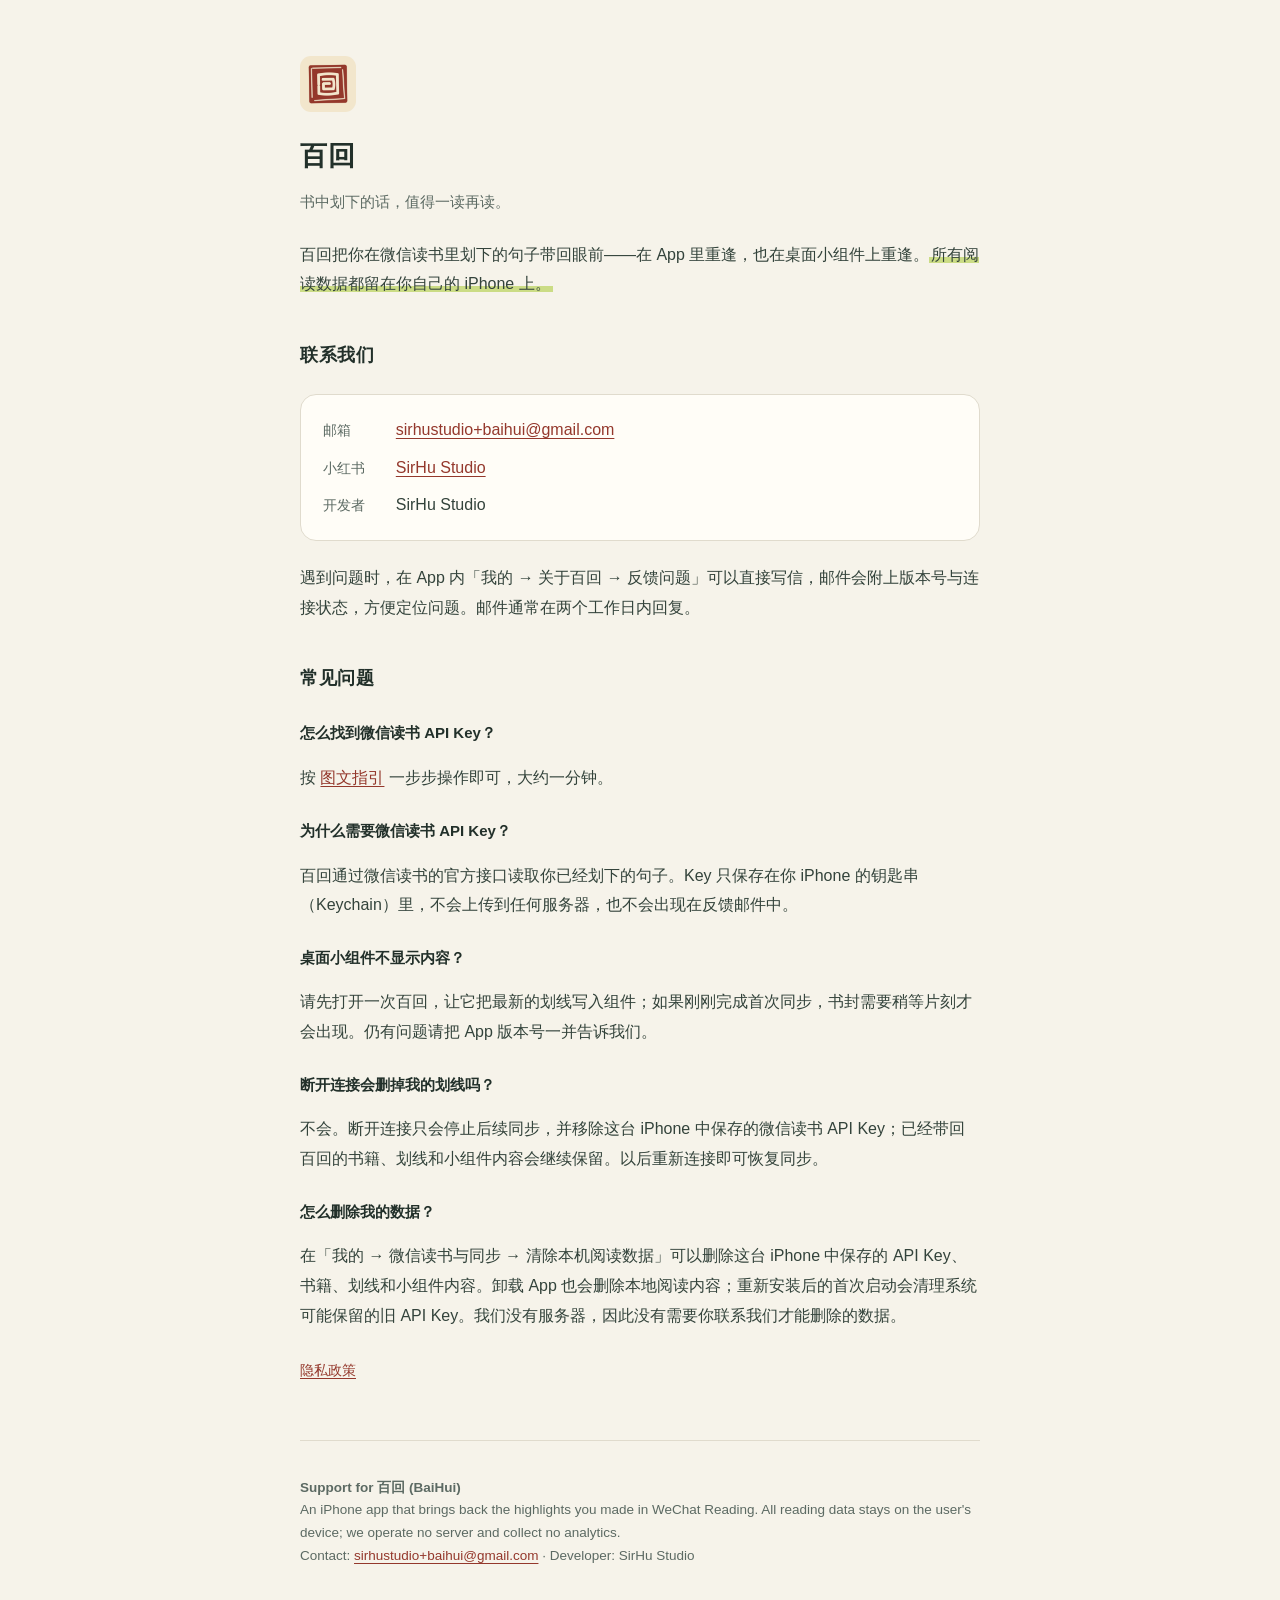
<file: index.html>
<!doctype html>
<html lang="zh-Hans">
<head>
<meta charset="utf-8">
<meta name="viewport" content="width=device-width,initial-scale=1">
<title>百回 · 支持</title>
<link rel="icon" href="favicon.png" sizes="32x32">
<link rel="icon" href="icon-192.png" sizes="192x192">
<link rel="apple-touch-icon" href="icon-180.png">
<meta name="theme-color" content="#f6f3ea" media="(prefers-color-scheme: light)">
<meta name="theme-color" content="#121614" media="(prefers-color-scheme: dark)">
<meta name="description" content="百回的支持页：联系方式与常见问题。">
<link rel="stylesheet" href="style.css?v=3">
</head>
<body>
<div class="wrap">
  <header>
    <img class="mark" src="icon-192.png" width="56" height="56" alt="百回">
    <h1>百回</h1>
    <p class="sub">书中划下的话，值得一读再读。</p>
  </header>

  <p>百回把你在微信读书里划下的句子带回眼前——在 App 里重逢，也在桌面小组件上重逢。<span class="hl">所有阅读数据都留在你自己的 iPhone 上。</span></p>

  <h2>联系我们</h2>
  <div class="card">
    <p><span class="k">邮箱</span><a href="mailto:sirhustudio+baihui@gmail.com">sirhustudio+baihui@gmail.com</a></p>
    <p><span class="k">小红书</span><a href="https://www.xiaohongshu.com/user/profile/60ce042a0000000001008dc3">SirHu Studio</a></p>
    <p><span class="k">开发者</span>SirHu Studio</p>
  </div>
  <p>遇到问题时，在 App 内「我的 → 关于百回 → 反馈问题」可以直接写信，邮件会附上版本号与连接状态，方便定位问题。邮件通常在两个工作日内回复。</p>

  <h2>常见问题</h2>

  <h3>怎么找到微信读书 API Key？</h3>
  <p>按 <a href="guide.html">图文指引</a> 一步步操作即可，大约一分钟。</p>

  <h3>为什么需要微信读书 API Key？</h3>
  <p>百回通过微信读书的官方接口读取你已经划下的句子。Key 只保存在你 iPhone 的钥匙串（Keychain）里，不会上传到任何服务器，也不会出现在反馈邮件中。</p>

  <h3>桌面小组件不显示内容？</h3>
  <p>请先打开一次百回，让它把最新的划线写入组件；如果刚刚完成首次同步，书封需要稍等片刻才会出现。仍有问题请把 App 版本号一并告诉我们。</p>

  <h3>断开连接会删掉我的划线吗？</h3>
  <p>不会。断开连接只会停止后续同步，并移除这台 iPhone 中保存的微信读书 API Key；已经带回百回的书籍、划线和小组件内容会继续保留。以后重新连接即可恢复同步。</p>

  <h3>怎么删除我的数据？</h3>
  <p>在「我的 → 微信读书与同步 → 清除本机阅读数据」可以删除这台 iPhone 中保存的 API Key、书籍、划线和小组件内容。卸载 App 也会删除本地阅读内容；重新安装后的首次启动会清理系统可能保留的旧 API Key。我们没有服务器，因此没有需要你联系我们才能删除的数据。</p>

  <nav><a href="privacy.html">隐私政策</a></nav>

  <footer>
    <p class="en">
      <strong>Support for 百回 (BaiHui)</strong><br>
      An iPhone app that brings back the highlights you made in WeChat Reading. All reading data stays on the user's device; we operate no server and collect no analytics.<br>
      Contact: <a href="mailto:sirhustudio+baihui@gmail.com">sirhustudio+baihui@gmail.com</a> · Developer: SirHu Studio
    </p>
  </footer>
</div>
</body>
</html>
</file>
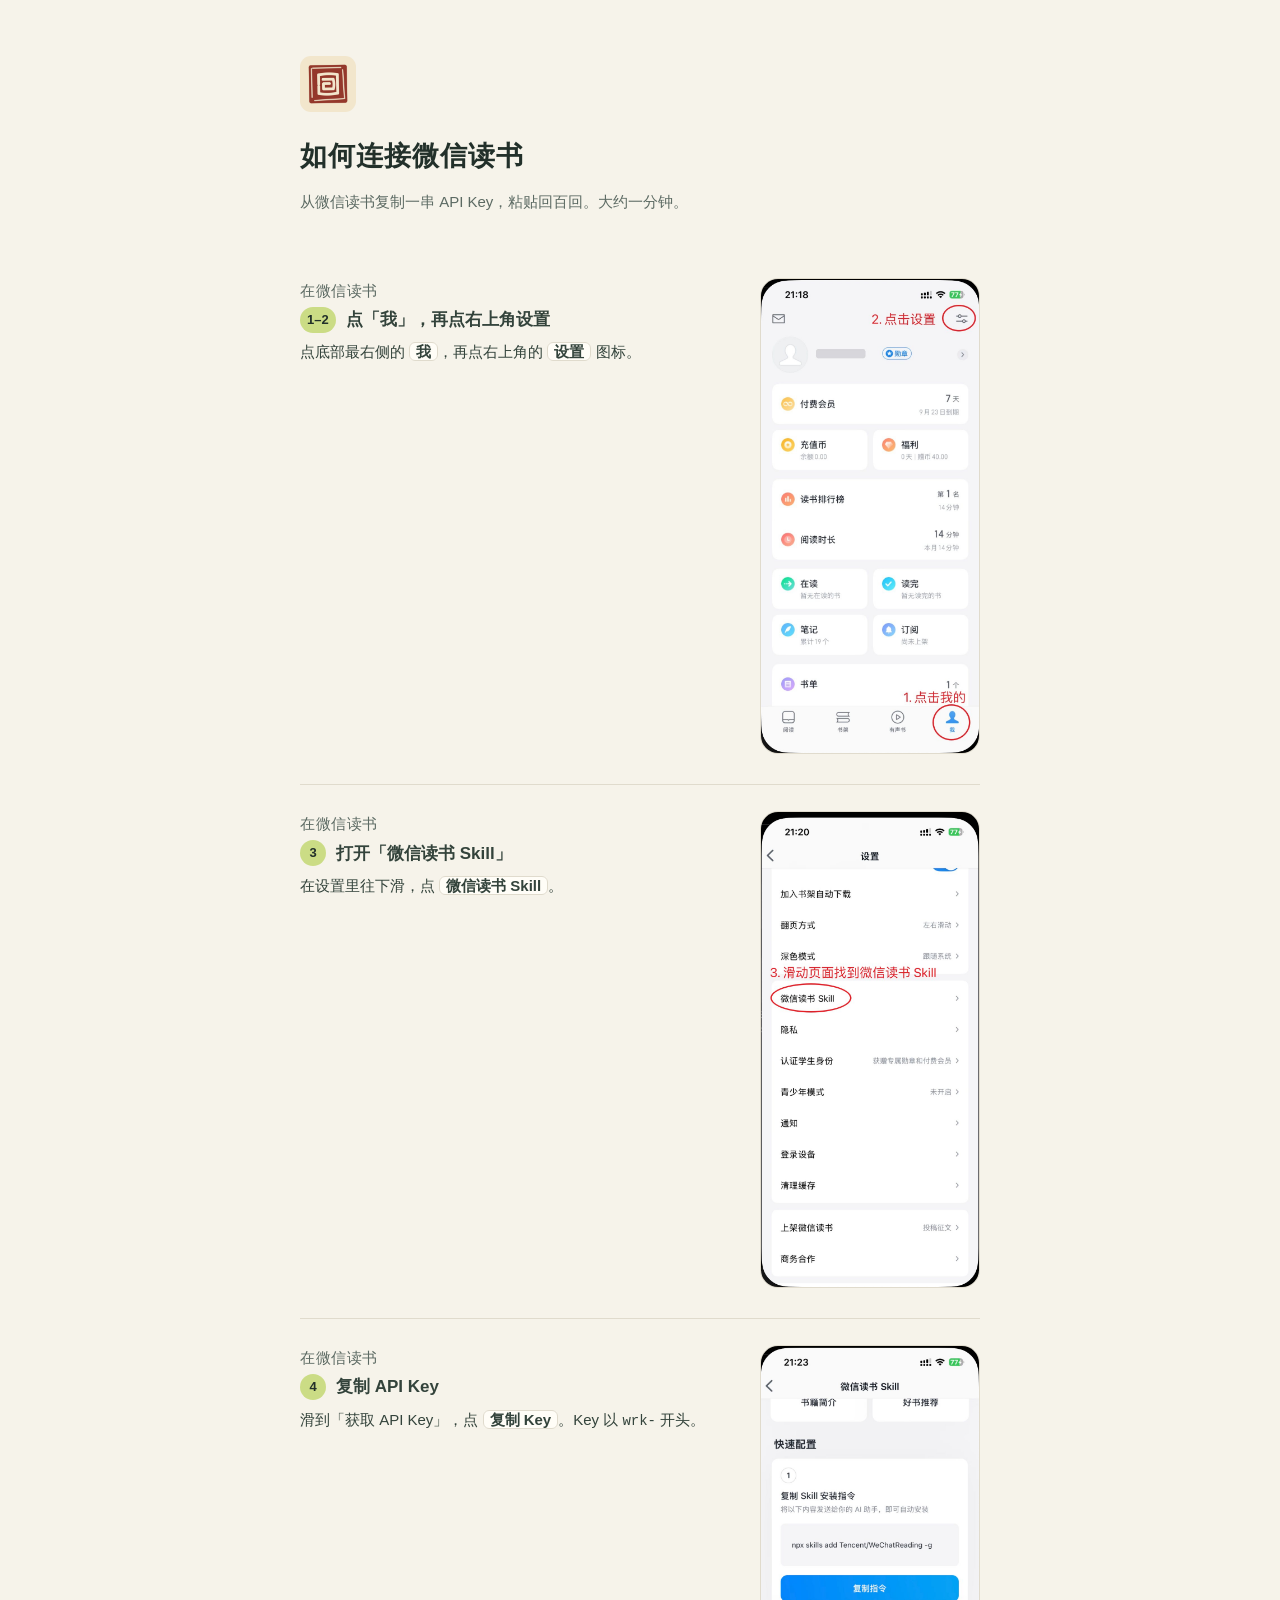
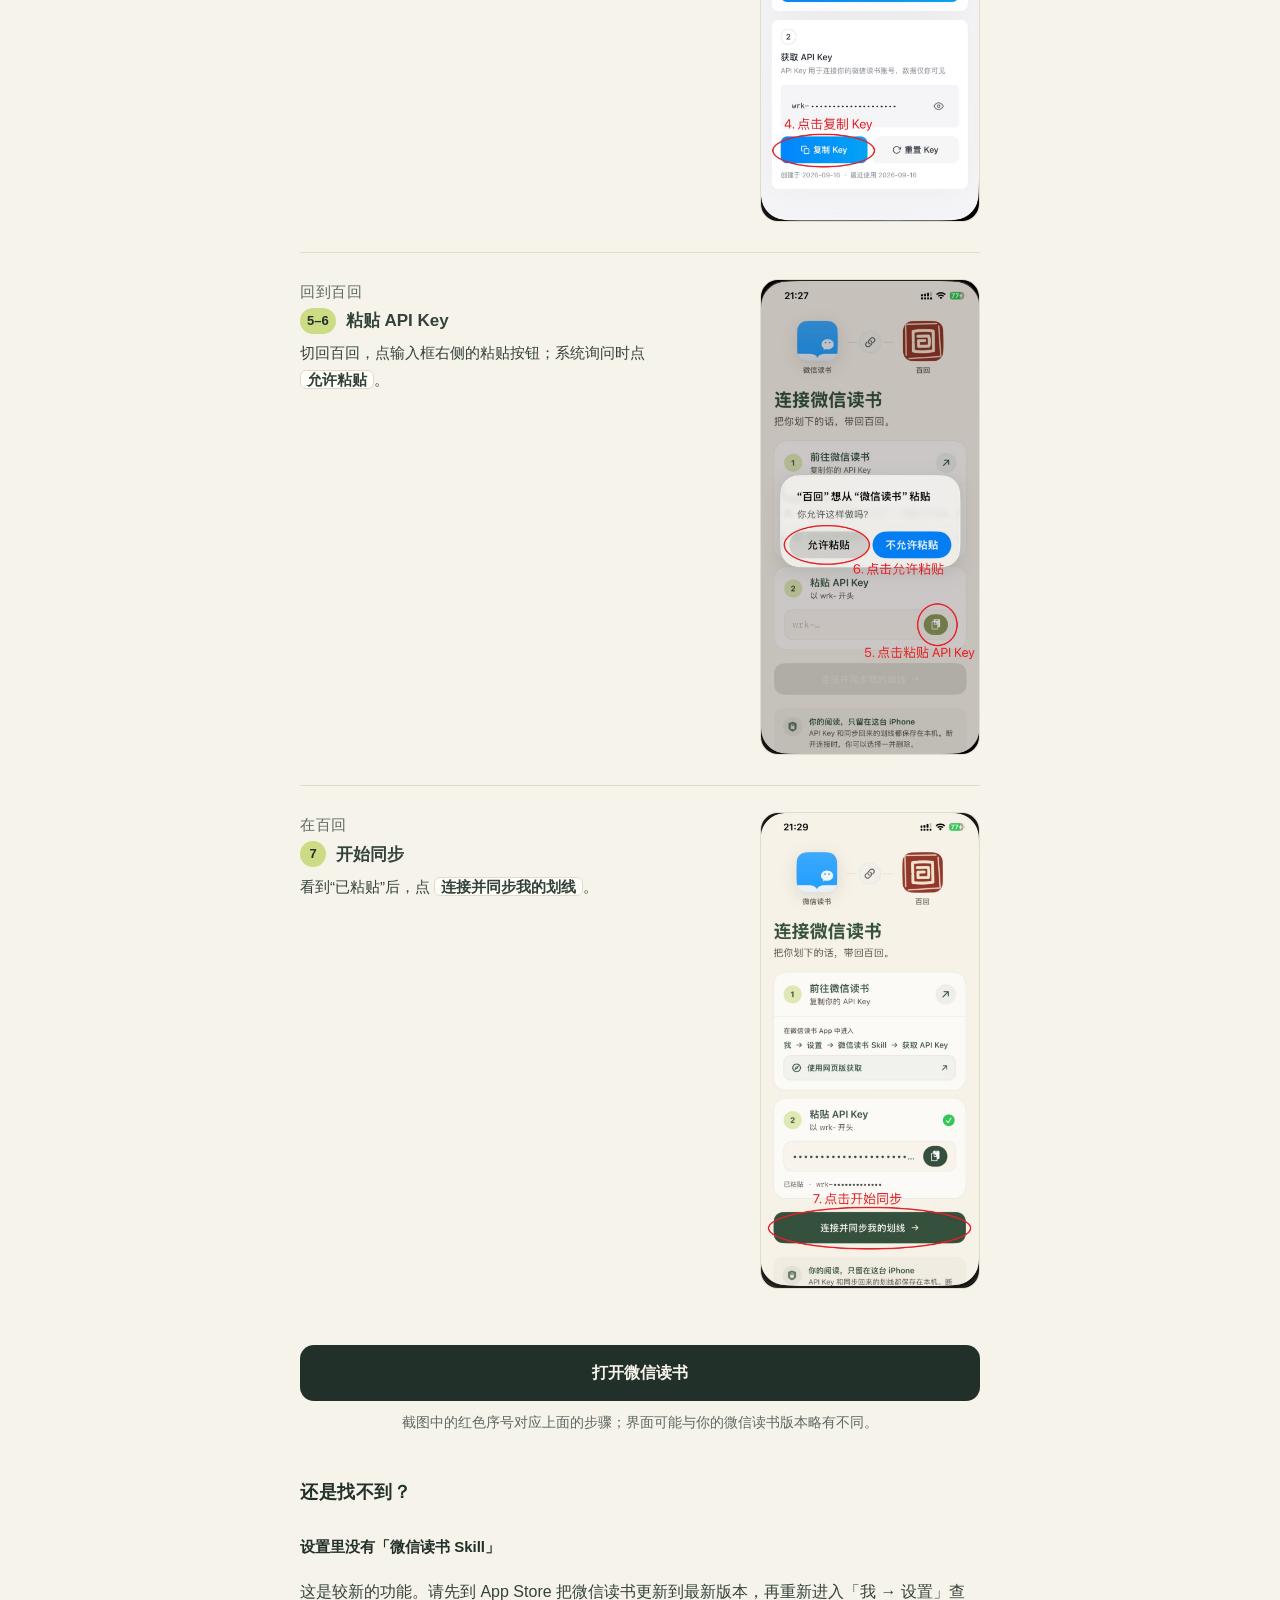
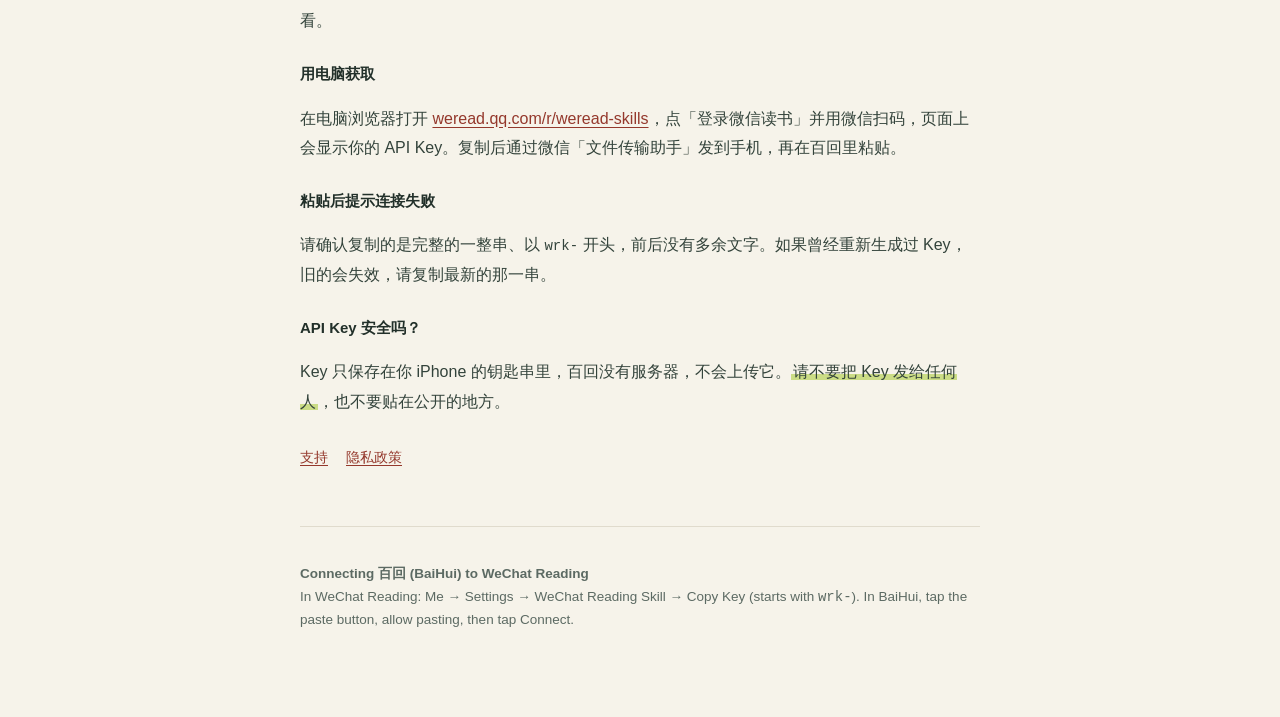
<file: guide.html>
<!doctype html>
<html lang="zh-Hans">
<head>
<meta charset="utf-8">
<meta name="viewport" content="width=device-width,initial-scale=1">
<title>百回 · 如何连接微信读书</title>
<link rel="icon" href="favicon.png" sizes="32x32">
<link rel="icon" href="icon-192.png" sizes="192x192">
<link rel="apple-touch-icon" href="icon-180.png">
<meta name="theme-color" content="#f6f3ea" media="(prefers-color-scheme: light)">
<meta name="theme-color" content="#121614" media="(prefers-color-scheme: dark)">
<meta name="description" content="从微信读书复制 API Key，粘贴到百回完成连接的图文步骤。">
<link rel="stylesheet" href="style.css?v=3">
<style>
  /* 截图槽位：把真机截图放到 images/guide/step-N.png 即自动显示；
     文件缺失时显示占位框，页面结构不用改。 */
  .steps{list-style:none;padding:0;margin:28px 0 0}
  /* 手机上文字在上、截图在下：并排时截图只有 130pt 宽，真机截图里的字根本看不清，
     且文字被纵向居中到高截图中间，步骤之间留出大片空白。 */
  .step{display:grid;grid-template-columns:1fr;gap:14px;padding:26px 0;border-top:1px solid var(--line)}
  .step:first-child{border-top:0}
  .step h3{margin:0 0 4px;font-size:17px;display:flex;align-items:center;gap:10px}
  /* 序号取自 data-n，与截图上的红色标注一一对应；一张图含两步时显示“1–2”。 */
  .step h3::before{content:attr(data-n);flex:none;
    min-width:26px;height:26px;padding:0 7px;box-sizing:border-box;border-radius:13px;background:var(--marker);color:#22302a;
    font:600 13px/26px -apple-system,sans-serif;text-align:center}
  .step p{margin:0;font-size:15px;line-height:1.75}
  .app{font-size:12px;color:var(--ink-2);letter-spacing:.5px;margin:0 0 4px}
  kbd{font:inherit;font-weight:600;background:#fffdf7;border:1px solid var(--line);
    border-radius:6px;padding:0 6px;white-space:nowrap}
  code{font:14px ui-monospace,Menlo,monospace}
  .shot{width:min(240px,68%);aspect-ratio:9/19.5;border-radius:18px;overflow:hidden;
    border:1px solid var(--line);background:#fffdf7;margin:0}
  .shot img{width:100%;height:100%;object-fit:cover;display:block}
  .shot.empty{border:1.5px dashed var(--ink-2);display:flex;white-space:pre-line;align-items:center;justify-content:center;
    text-align:center;font:12px/1.6 ui-monospace,Menlo,monospace;color:var(--ink-2);padding:8px}
  @media (min-width:600px){
    .step{grid-template-columns:1fr 220px;gap:28px;align-items:start}
    .shot{width:220px}
  }
  .cta{display:block;text-align:center;margin:30px 0 0;padding:13px;border-radius:14px;
    background:var(--ink);color:var(--paper);text-decoration:none;font-weight:600}
  .note{font-size:13.5px;color:var(--ink-2);margin:10px 0 0;text-align:center}
  @media (prefers-color-scheme:dark){ .shot{background:#181d1a} kbd{background:#181d1a} }
</style>
</head>
<body>
<div class="wrap">
  <header>
    <img class="mark" src="icon-192.png" width="56" height="56" alt="百回">
    <h1>如何连接微信读书</h1>
    <p class="sub">从微信读书复制一串 API Key，粘贴回百回。大约一分钟。</p>
  </header>

  <ol class="steps">
    <li class="step">
      <div>
        <p class="app">在微信读书</p>
        <h3 data-n="1–2">点「我」，再点右上角设置</h3>
        <p>点底部最右侧的 <kbd>我</kbd>，再点右上角的 <kbd>设置</kbd> 图标。</p>
      </div>
      <figure class="shot"><img src="images/guide/step-1.jpg" alt="微信读书「我」页面，标出底部的「我」与右上角设置图标" loading="lazy"
        onerror="this.parentNode.classList.add('empty');this.parentNode.textContent='截图缺失\nstep-1.jpg'"></figure>
    </li>

    <li class="step">
      <div>
        <p class="app">在微信读书</p>
        <h3 data-n="3">打开「微信读书 Skill」</h3>
        <p>在设置里往下滑，点 <kbd>微信读书 Skill</kbd>。</p>
      </div>
      <figure class="shot"><img src="images/guide/step-2.jpg" alt="微信读书设置列表，标出「微信读书 Skill」" loading="lazy"
        onerror="this.parentNode.classList.add('empty');this.parentNode.textContent='截图缺失\nstep-2.jpg'"></figure>
    </li>

    <li class="step">
      <div>
        <p class="app">在微信读书</p>
        <h3 data-n="4">复制 API Key</h3>
        <p>滑到「获取 API Key」，点 <kbd>复制 Key</kbd>。Key 以 <code>wrk-</code> 开头。</p>
      </div>
      <figure class="shot"><img src="images/guide/step-3.jpg" alt="微信读书 Skill 页，标出「复制 Key」按钮" loading="lazy"
        onerror="this.parentNode.classList.add('empty');this.parentNode.textContent='截图缺失\nstep-3.jpg'"></figure>
    </li>

    <li class="step">
      <div>
        <p class="app">回到百回</p>
        <h3 data-n="5–6">粘贴 API Key</h3>
        <p>切回百回，点输入框右侧的粘贴按钮；系统询问时点 <kbd>允许粘贴</kbd>。</p>
      </div>
      <figure class="shot"><img src="images/guide/step-4.jpg" alt="百回连接页，标出粘贴按钮与系统的「允许粘贴」" loading="lazy"
        onerror="this.parentNode.classList.add('empty');this.parentNode.textContent='截图缺失\nstep-4.jpg'"></figure>
    </li>

    <li class="step">
      <div>
        <p class="app">在百回</p>
        <h3 data-n="7">开始同步</h3>
        <p>看到“已粘贴”后，点 <kbd>连接并同步我的划线</kbd>。</p>
      </div>
      <figure class="shot"><img src="images/guide/step-5.jpg" alt="百回连接页，标出「连接并同步我的划线」" loading="lazy"
        onerror="this.parentNode.classList.add('empty');this.parentNode.textContent='截图缺失\nstep-5.jpg'"></figure>
    </li>

  </ol>

  <a class="cta" href="weread://">打开微信读书</a>
  <p class="note">截图中的红色序号对应上面的步骤；界面可能与你的微信读书版本略有不同。</p>

  <h2>还是找不到？</h2>

  <h3>设置里没有「微信读书 Skill」</h3>
  <p>这是较新的功能。请先到 App Store 把微信读书更新到最新版本，再重新进入「我 → 设置」查看。</p>

  <h3>用电脑获取</h3>
  <p>在电脑浏览器打开 <a href="https://weread.qq.com/r/weread-skills">weread.qq.com/r/weread-skills</a>，点「登录微信读书」并用微信扫码，页面上会显示你的 API Key。复制后通过微信「文件传输助手」发到手机，再在百回里粘贴。</p>

  <h3>粘贴后提示连接失败</h3>
  <p>请确认复制的是完整的一整串、以 <code>wrk-</code> 开头，前后没有多余文字。如果曾经重新生成过 Key，旧的会失效，请复制最新的那一串。</p>

  <h3>API Key 安全吗？</h3>
  <p>Key 只保存在你 iPhone 的钥匙串里，百回没有服务器，不会上传它。<span class="hl">请不要把 Key 发给任何人</span>，也不要贴在公开的地方。</p>

  <nav><a href="index.html">支持</a><a href="privacy.html">隐私政策</a></nav>

  <footer>
    <p class="en">
      <strong>Connecting 百回 (BaiHui) to WeChat Reading</strong><br>
      In WeChat Reading: Me → Settings → WeChat Reading Skill → Copy Key (starts with <code>wrk-</code>). In BaiHui, tap the paste button, allow pasting, then tap Connect.
    </p>
  </footer>
</div>
</body>
</html>
</file>
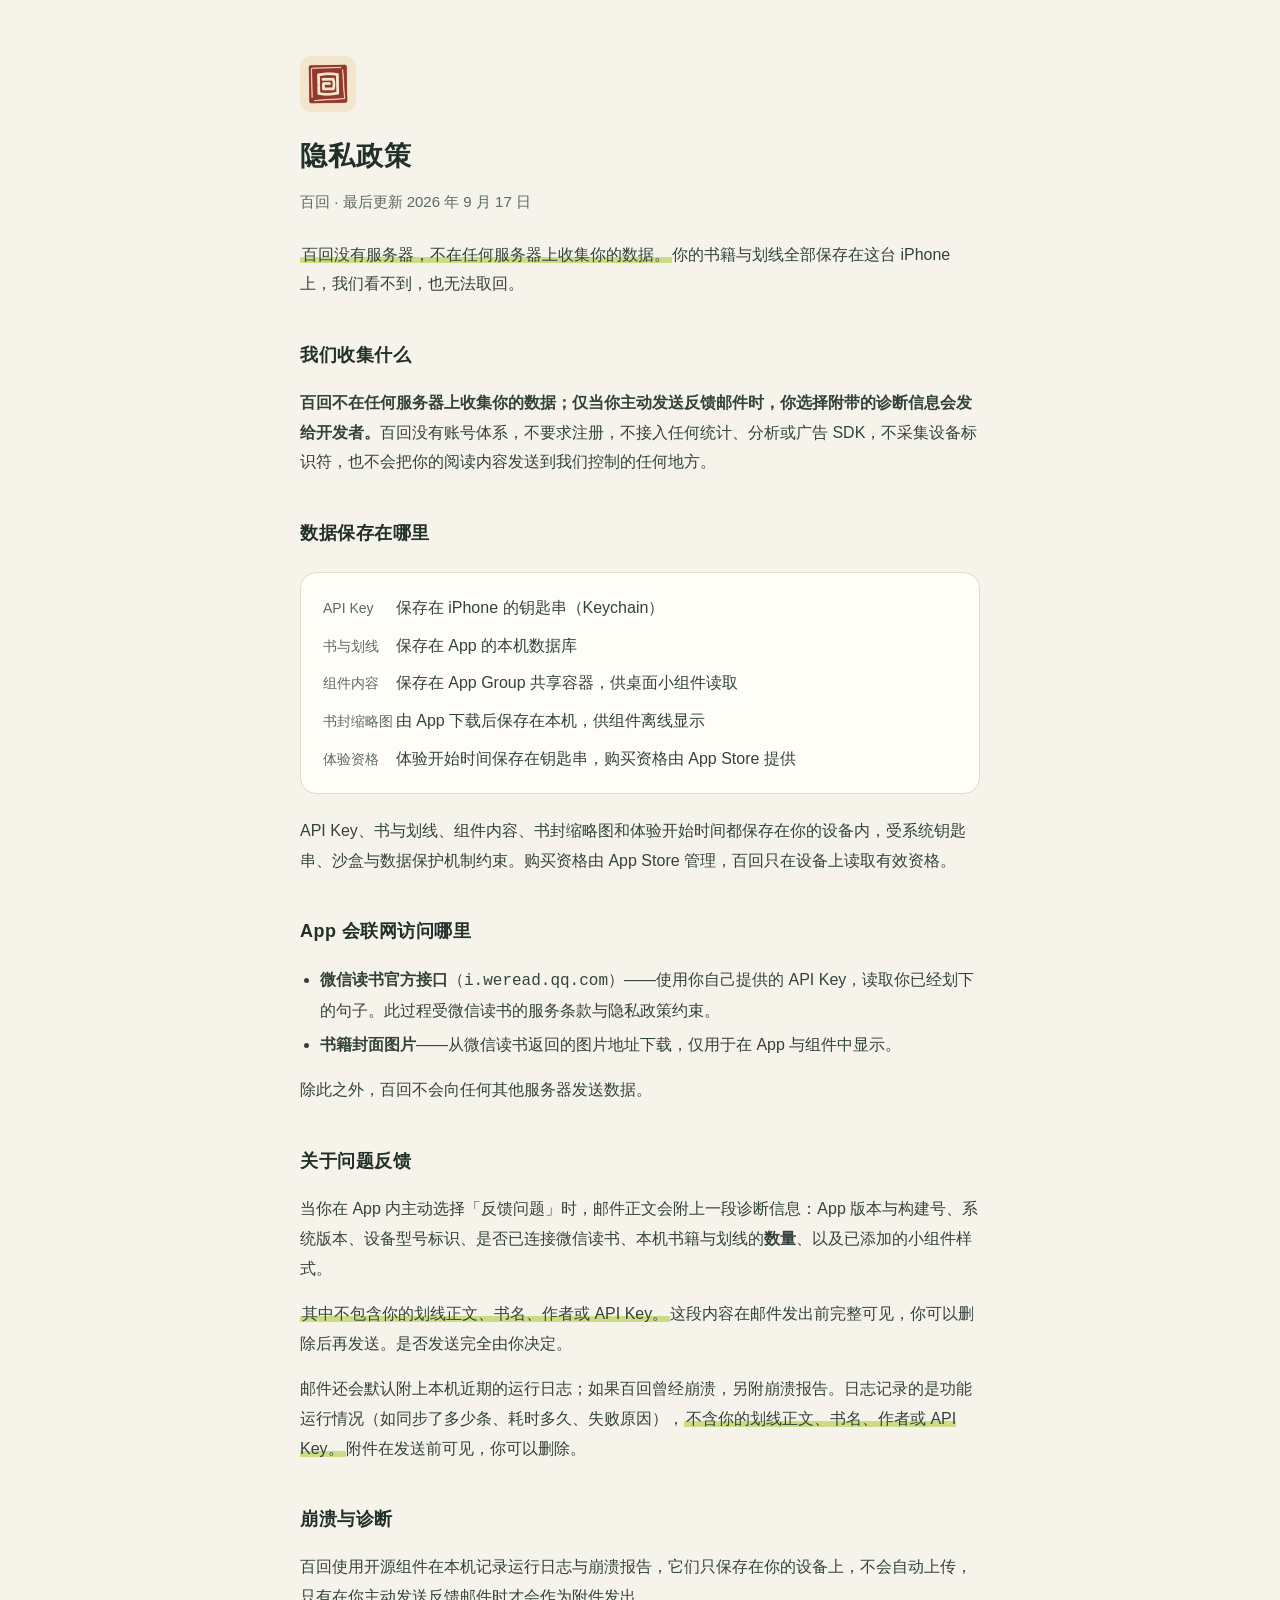
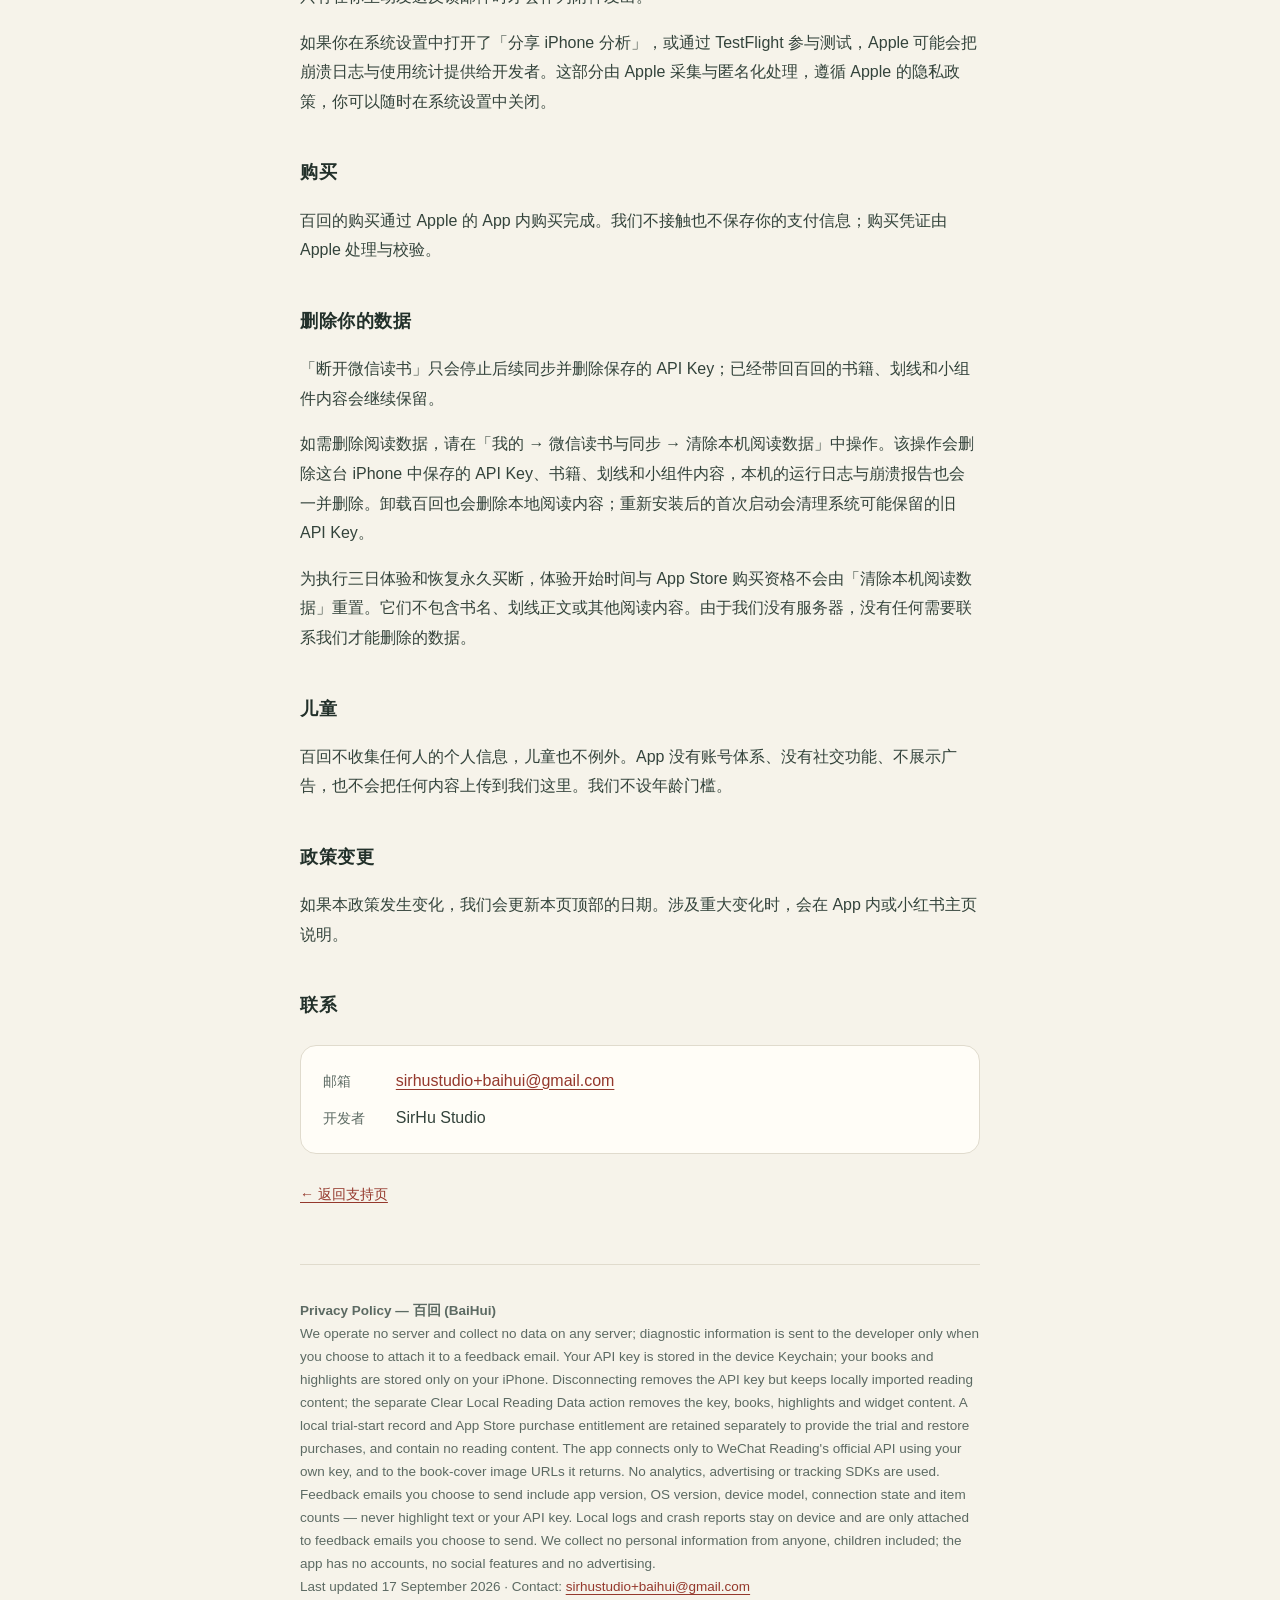
<file: privacy.html>
<!doctype html>
<html lang="zh-Hans">
<head>
<meta charset="utf-8">
<meta name="viewport" content="width=device-width,initial-scale=1">
<title>百回 · 隐私政策</title>
<link rel="icon" href="favicon.png" sizes="32x32">
<link rel="icon" href="icon-192.png" sizes="192x192">
<link rel="apple-touch-icon" href="icon-180.png">
<meta name="theme-color" content="#f6f3ea" media="(prefers-color-scheme: light)">
<meta name="theme-color" content="#121614" media="(prefers-color-scheme: dark)">
<meta name="description" content="百回的隐私政策：不收集个人信息，没有服务器，阅读数据只留在你的 iPhone 上。">
<link rel="stylesheet" href="style.css?v=3">
</head>
<body>
<div class="wrap">
  <header>
    <img class="mark" src="icon-192.png" width="56" height="56" alt="百回">
    <h1>隐私政策</h1>
    <p class="sub">百回 · 最后更新 2026 年 9 月 17 日</p>
  </header>

  <p><span class="hl">百回没有服务器，不在任何服务器上收集你的数据。</span>你的书籍与划线全部保存在这台 iPhone 上，我们看不到，也无法取回。</p>

  <h2>我们收集什么</h2>
  <p><strong>百回不在任何服务器上收集你的数据；仅当你主动发送反馈邮件时，你选择附带的诊断信息会发给开发者。</strong>百回没有账号体系，不要求注册，不接入任何统计、分析或广告 SDK，不采集设备标识符，也不会把你的阅读内容发送到我们控制的任何地方。</p>

  <h2>数据保存在哪里</h2>
  <div class="card">
    <p><span class="k">API Key</span>保存在 iPhone 的钥匙串（Keychain）</p>
    <p><span class="k">书与划线</span>保存在 App 的本机数据库</p>
    <p><span class="k">组件内容</span>保存在 App Group 共享容器，供桌面小组件读取</p>
    <p><span class="k">书封缩略图</span>由 App 下载后保存在本机，供组件离线显示</p>
    <p><span class="k">体验资格</span>体验开始时间保存在钥匙串，购买资格由 App Store 提供</p>
  </div>
  <p>API Key、书与划线、组件内容、书封缩略图和体验开始时间都保存在你的设备内，受系统钥匙串、沙盒与数据保护机制约束。购买资格由 App Store 管理，百回只在设备上读取有效资格。</p>

  <h2>App 会联网访问哪里</h2>
  <ul>
    <li><strong>微信读书官方接口</strong>（<code>i.weread.qq.com</code>）——使用你自己提供的 API Key，读取你已经划下的句子。此过程受微信读书的服务条款与隐私政策约束。</li>
    <li><strong>书籍封面图片</strong>——从微信读书返回的图片地址下载，仅用于在 App 与组件中显示。</li>
  </ul>
  <p>除此之外，百回不会向任何其他服务器发送数据。</p>

  <h2>关于问题反馈</h2>
  <p>当你在 App 内主动选择「反馈问题」时，邮件正文会附上一段诊断信息：App 版本与构建号、系统版本、设备型号标识、是否已连接微信读书、本机书籍与划线的<strong>数量</strong>、以及已添加的小组件样式。</p>
  <p><span class="hl">其中不包含你的划线正文、书名、作者或 API Key。</span>这段内容在邮件发出前完整可见，你可以删除后再发送。是否发送完全由你决定。</p>
  <p>邮件还会默认附上本机近期的运行日志；如果百回曾经崩溃，另附崩溃报告。日志记录的是功能运行情况（如同步了多少条、耗时多久、失败原因），<span class="hl">不含你的划线正文、书名、作者或 API Key。</span>附件在发送前可见，你可以删除。</p>

  <h2>崩溃与诊断</h2>
  <p>百回使用开源组件在本机记录运行日志与崩溃报告，它们只保存在你的设备上，不会自动上传，只有在你主动发送反馈邮件时才会作为附件发出。</p>
  <p>如果你在系统设置中打开了「分享 iPhone 分析」，或通过 TestFlight 参与测试，Apple 可能会把崩溃日志与使用统计提供给开发者。这部分由 Apple 采集与匿名化处理，遵循 Apple 的隐私政策，你可以随时在系统设置中关闭。</p>

  <h2>购买</h2>
  <p>百回的购买通过 Apple 的 App 内购买完成。我们不接触也不保存你的支付信息；购买凭证由 Apple 处理与校验。</p>

  <h2>删除你的数据</h2>
  <p>「断开微信读书」只会停止后续同步并删除保存的 API Key；已经带回百回的书籍、划线和小组件内容会继续保留。</p>
  <p>如需删除阅读数据，请在「我的 → 微信读书与同步 → 清除本机阅读数据」中操作。该操作会删除这台 iPhone 中保存的 API Key、书籍、划线和小组件内容，本机的运行日志与崩溃报告也会一并删除。卸载百回也会删除本地阅读内容；重新安装后的首次启动会清理系统可能保留的旧 API Key。</p>
  <p>为执行三日体验和恢复永久买断，体验开始时间与 App Store 购买资格不会由「清除本机阅读数据」重置。它们不包含书名、划线正文或其他阅读内容。由于我们没有服务器，没有任何需要联系我们才能删除的数据。</p>

  <h2>儿童</h2>
  <p>百回不收集任何人的个人信息，儿童也不例外。App 没有账号体系、没有社交功能、不展示广告，也不会把任何内容上传到我们这里。我们不设年龄门槛。</p>

  <h2>政策变更</h2>
  <p>如果本政策发生变化，我们会更新本页顶部的日期。涉及重大变化时，会在 App 内或小红书主页说明。</p>

  <h2>联系</h2>
  <div class="card">
    <p><span class="k">邮箱</span><a href="mailto:sirhustudio+baihui@gmail.com">sirhustudio+baihui@gmail.com</a></p>
    <p><span class="k">开发者</span>SirHu Studio</p>
  </div>

  <nav><a href="index.html">← 返回支持页</a></nav>

  <footer>
    <p class="en">
      <strong>Privacy Policy — 百回 (BaiHui)</strong><br>
      We operate no server and collect no data on any server; diagnostic information is sent to the developer only when you choose to attach it to a feedback email. Your API key is stored in the device Keychain; your books and highlights are stored only on your iPhone. Disconnecting removes the API key but keeps locally imported reading content; the separate Clear Local Reading Data action removes the key, books, highlights and widget content. A local trial-start record and App Store purchase entitlement are retained separately to provide the trial and restore purchases, and contain no reading content. The app connects only to WeChat Reading's official API using your own key, and to the book-cover image URLs it returns. No analytics, advertising or tracking SDKs are used. Feedback emails you choose to send include app version, OS version, device model, connection state and item counts — never highlight text or your API key. Local logs and crash reports stay on device and are only attached to feedback emails you choose to send. We collect no personal information from anyone, children included; the app has no accounts, no social features and no advertising.<br>
      Last updated 17 September 2026 · Contact: <a href="mailto:sirhustudio+baihui@gmail.com">sirhustudio+baihui@gmail.com</a>
    </p>
  </footer>
</div>
</body>
</html>
</file>
<file: style.css>
:root{
  --paper:#f6f3ea; --ink:#22302a; --ink-2:#5c6a63;
  --line:#e0dbcd; --seal:#94382c; --marker:#cbdc85;
  /* 链接色单独成变量：印章红在深色纸面上对比度只有 2.4:1，深色下必须提亮。 */
  --link:#94382c;
  /* 划线色带。浅色纸面上深色字压亮绿没问题；深色下字是浅色，
     不透明亮绿会吃掉文字，必须降为半透明。 */
  --hl:#cbdc85;
}
*{box-sizing:border-box}
html{-webkit-text-size-adjust:100%}
body{
  margin:0;background:var(--paper);color:var(--ink);
  font:16px/1.85 -apple-system,BlinkMacSystemFont,"PingFang SC","Hiragino Sans GB","Microsoft YaHei",sans-serif;
  padding:0 20px 72px;
}
.wrap{max-width:680px;margin:0 auto}
header{padding:56px 0 8px}
/* 真实 App Icon，不用 CSS 近似——之前那个红方块加系统字体的"回"
   并不是百回的小篆签章，两处品牌符号会对不上。 */
.mark{
  width:56px;height:56px;display:block;border-radius:11px;
  margin-bottom:20px;
}
h1{font-size:27px;margin:0 0 6px;letter-spacing:1px}
.sub{color:var(--ink-2);font-size:15px;margin:0}
h2{font-size:18px;margin:40px 0 10px;letter-spacing:.5px}
h3{font-size:15px;margin:24px 0 6px}
p,li{color:#33433b}
a{color:var(--link);text-underline-offset:3px}
ul{padding-left:1.25em}
li{margin:4px 0}
.card{
  background:#fffdf7;border:1px solid var(--line);border-radius:16px;
  padding:20px 22px;margin:22px 0;
}
.card p{margin:0 0 8px}
.card p:last-child{margin:0}
.k{display:inline-block;min-width:5.2em;color:var(--ink-2);font-size:14px}
.hl{background:linear-gradient(transparent 62%,var(--hl) 62%);padding:0 2px}
.en{color:var(--ink-2);font-size:13.5px;line-height:1.7}
footer{margin-top:56px;padding-top:22px;border-top:1px solid var(--line);color:var(--ink-2);font-size:13px}
nav{margin:28px 0 0;font-size:14px}
nav a{margin-right:18px}
@media (prefers-color-scheme:dark){
  :root{--paper:#121614;--ink:#e6e3d8;--ink-2:#9aa79f;--line:#2b332e;--hl:rgba(203,220,133,.30);--link:#e3968a}
  .card{background:#181d1a}
  p,li{color:#cfd6cf}
}
</file>
